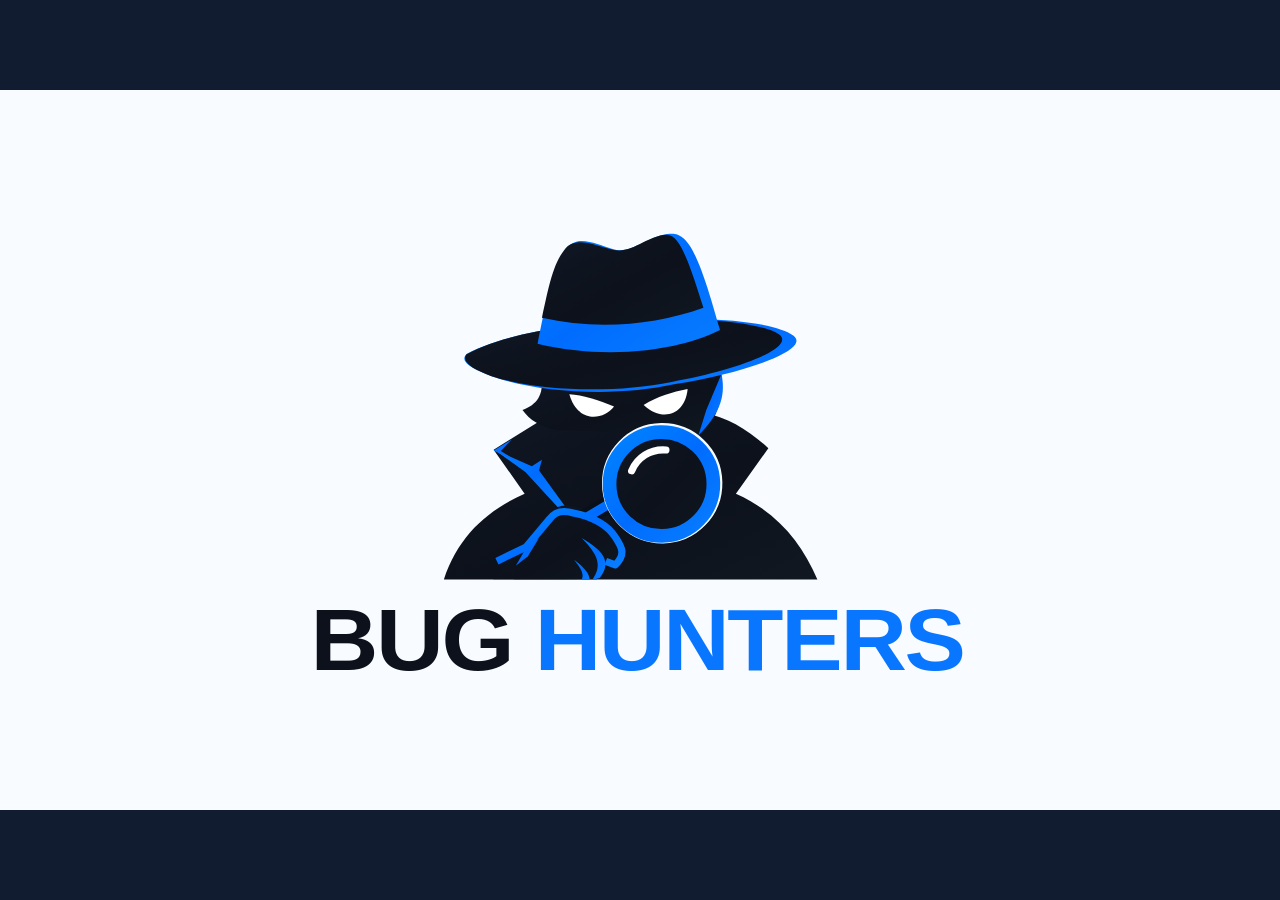
<file: index.html>
<!doctype html>
<html lang="pt-BR">
<head>
  <meta charset="utf-8">
  <meta name="viewport" content="width=device-width, initial-scale=1">
  <meta name="referrer" content="no-referrer">
  <meta name="theme-color" content="#f8fbff">
  <meta name="description" content="Restful Booker: 7 bugs de API, 16 variações reproduzidas no Postman. Evidências, requisitos e impactos em apresentação interativa.">
  <title>Restful Booker — Bugs da API | Bug Hunters</title>
  <link rel="icon" href="assets/favicon.svg" type="image/svg+xml">
  <link rel="stylesheet" href="styles.css">
  <link rel="stylesheet" href="report.css">
  <script src="data.js" defer></script>
  <script src="evidence-data.js" defer></script>
  <script src="cover-logo.js" defer></script>
  <script src="app.js" defer></script>
  <link rel="stylesheet" href="shared.css">
  <script src="assets/vendor/qrcode-generator-2.0.4.js" defer></script>
  <script src="shared-config.js" defer></script>
  <script src="shared.js" defer></script>
</head>
<body>
  <main class="presentation" id="presentation" aria-label="Apresentação Restful Booker">
    <header class="masthead"><a class="brandmark" href="#slide-1" aria-label="Bug Hunters — início"><img src="assets/bug-hunters-symbol.svg" alt=""><span>BUG<b>HUNTERS</b></span></a><div class="report-heading"><span>RESTFUL BOOKER</span><strong>Relatório de Bug</strong><small>Registro, evidência e análise de falhas</small></div><div class="report-meta"><a class="qa-badge front-mode-link" href="manual.html" aria-label="Mudar para documentação do Front em vídeo">Front · Vídeos ↗</a><span id="variation-label">Apresentação de resultados</span></div></header>
    <div id="slides" class="slides"></div>
    <footer class="controls">
      <div class="direction"><button id="previous" class="icon-button" aria-label="Slide anterior"></button><button id="next" class="icon-button" aria-label="Próximo slide"></button></div>
      <span id="counter" class="counter">01 / 12</span>
      <div class="progress" role="progressbar" aria-label="Progresso da apresentação" aria-valuemin="1" aria-valuemax="12" aria-valuenow="1"><span id="progress-fill"></span></div>
      <button id="open-index" class="text-button" aria-label="Abrir índice de slides"></button>
      <button id="fullscreen" class="icon-button" aria-label="Ativar tela cheia"></button>
    </footer>
    <span class="sr-only" id="announcement" role="status" aria-live="polite"></span>
    <noscript>Ative o JavaScript para navegar pelos slides. <a href="assets/relatorio-api.pdf">Abrir relatório em PDF</a>.</noscript>
  </main>
  <dialog id="index-dialog" aria-labelledby="index-title"><div class="dialog-heading"><div><h2 id="index-title">Escolha um slide.</h2><p>16 variações, organizadas por ocorrência.</p></div><button data-close="index-dialog" class="dialog-close" aria-label="Fechar índice">Fechar</button></div><label class="search-label" for="slide-search">Buscar por bug ou cenário</label><input id="slide-search" type="search" placeholder="Ex.: BUG-007 ou preço" autocomplete="off"><nav id="slide-index" aria-label="Índice da apresentação"></nav></dialog>
  <dialog id="image-dialog" class="image-dialog" aria-labelledby="image-title"><div class="dialog-heading"><h2 id="image-title">Evidência</h2><div class="image-actions"><button id="zoom-image">Ampliar 150%</button><a id="original-image" target="_blank" rel="noopener">Print completo</a><button data-close="image-dialog" class="dialog-close" aria-label="Fechar evidência">Fechar</button></div></div><div id="image-scroll" class="image-scroll"><img id="large-image" alt=""></div></dialog>
<dialog id="variants-dialog" aria-labelledby="variants-title"><div class="dialog-heading"><div><h2 id="variants-title">Variações do bug</h2><p>Selecione uma evidência para mostrá-la no mesmo slide.</p></div><button data-close="variants-dialog" class="dialog-close" aria-label="Fechar variações">Fechar</button></div><div id="variants-list"></div></dialog>
</body>
</html>
</file>
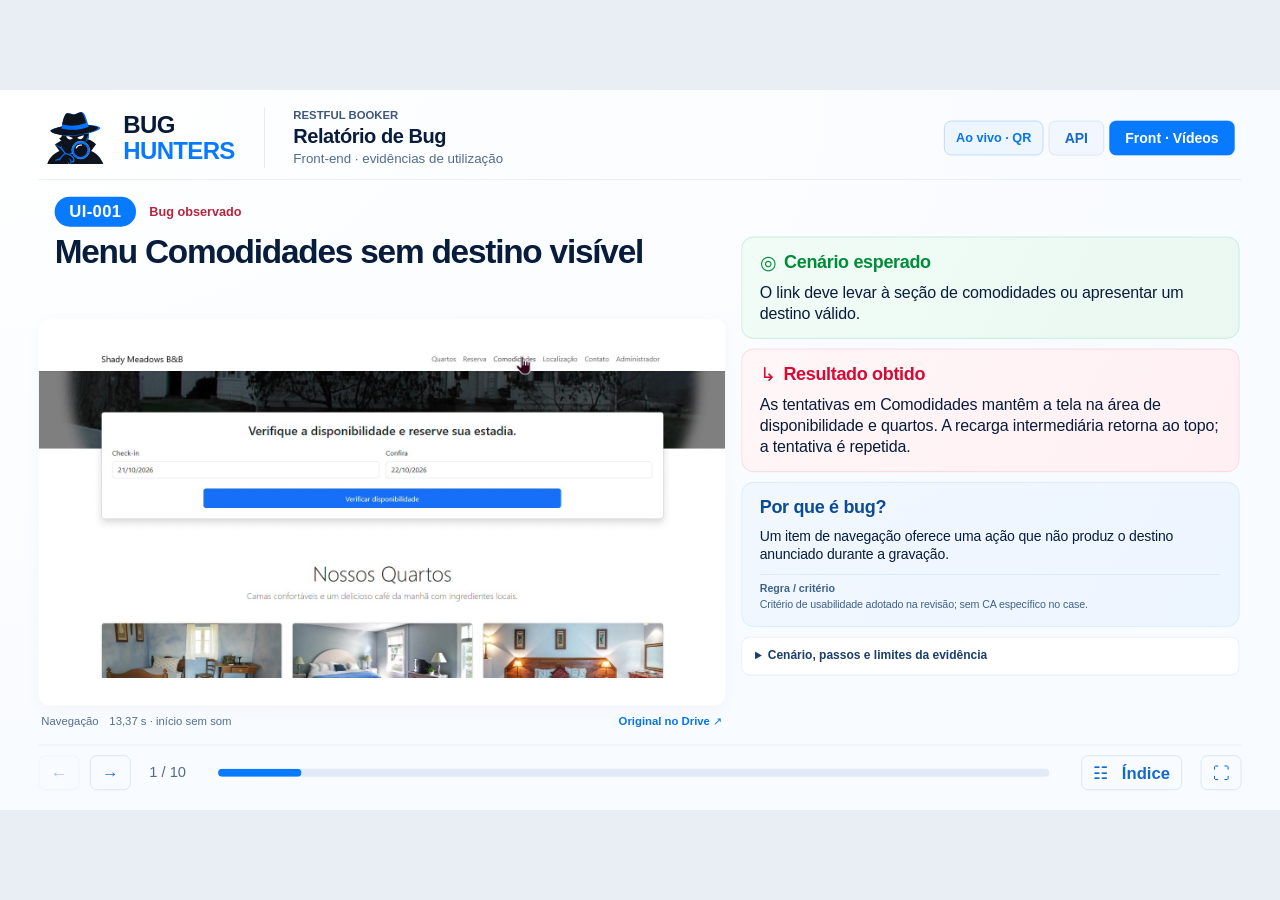
<file: manual.html>
<!doctype html>
<html lang="pt-BR">
<head>
  <meta charset="utf-8">
  <meta name="viewport" content="width=device-width,initial-scale=1">
  <meta name="referrer" content="no-referrer">
  <meta name="theme-color" content="#f8fbff">
  <meta name="description" content="Evidências de utilização do Restful Booker: 10 vídeos revisados, cenários, resultados e análise dos bugs de interface.">
  <title>Evidências em vídeo | Bug Hunters</title>
  <link rel="icon" href="assets/favicon.svg" type="image/svg+xml">
  <link rel="stylesheet" href="manual.css">
  <script src="manual.js" defer></script>
  <link rel="stylesheet" href="shared.css">
  <script src="assets/vendor/qrcode-generator-2.0.4.js" defer></script>
  <script src="shared-config.js" defer></script>
  <script src="shared.js" defer></script>
</head>
<body>
<div class="frontend-canvas" id="frontend-canvas">
  <header class="masthead">
    <a class="brand" href="index.html#slide-1" aria-label="Bug Hunters — apresentação"><img src="assets/bug-hunters-symbol.svg" alt=""><span>BUG<b>HUNTERS</b></span></a>
    <div class="heading"><span>RESTFUL BOOKER</span><strong>Relatório de Bug</strong><small>Front-end · evidências de utilização</small></div>
    <nav class="header-actions" aria-label="Modo de documentação"><a class="button api-link" href="index.html#slide-3">API</a><span class="button active-mode" aria-current="page">Front · Vídeos</span></nav>
  </header>
  <main>
    <section class="workspace" aria-label="Evidência selecionada">
      <div class="media-column">
        <div class="case-heading"><div><span id="case-id" class="id-tag"></span><span id="case-status" class="status"></span></div><h2 id="case-title"></h2></div>
        <div class="video-stage"><video id="evidence-video" tabindex="0" autoplay loop muted playsinline preload="auto" aria-label="Gravação de utilização selecionada"></video></div>
        <div class="video-meta"><span id="case-area"></span><span id="duration"></span><a id="source-link" target="_blank" rel="noopener">Original no Drive ↗</a></div>

      </div>
      <aside class="analysis" aria-label="Cenário e análise">
        <article class="box expected"><h3><span aria-hidden="true">◎</span> Cenário esperado</h3><p id="expected"></p></article>
        <article class="box obtained"><h3><span aria-hidden="true">↳</span> Resultado obtido</h3><p id="obtained"></p></article>
        <article class="box explanation"><h3 id="why-title">Por que é bug?</h3><p id="why"></p><div class="rule"><strong>Regra / critério</strong><p id="rule"></p></div></article>
        <details class="details" id="execution"><summary>Cenário, passos e limites da evidência</summary><ol id="steps"></ol><h4>O que ainda precisa ser confirmado</h4><p id="limit"></p><p id="severity"></p></details>
      </aside>
    </section>
    <p class="sr-only" id="announcement" role="status" aria-live="polite"></p>
    <noscript>Ative JavaScript para abrir os vídeos. <a href="EVIDENCIAS-UTILIZACAO.md">Ler documentação</a>.</noscript>
  </main>
<footer class="case-navigation"><div class="directions"><button id="previous" class="button" aria-label="Evidência anterior">←</button><button id="next" class="button" aria-label="Próxima evidência">→</button></div><span id="counter"></span><div class="nav-progress" role="progressbar" aria-label="Progresso das evidências" aria-valuemin="1"><span id="front-progress"></span></div><button id="open-front-index" class="button">☷ &nbsp; Índice</button><button id="front-fullscreen" class="button" aria-label="Ativar tela cheia">⛶</button></footer>
</div>
<dialog id="front-index" aria-labelledby="front-index-title"><div class="index-top"><h2 id="front-index-title">Evidências do Front</h2><button class="button" id="close-front-index">Fechar</button></div>    <section class="overview" aria-label="Resultado da revisão">
      <div><p class="eyebrow">AÇÃO, RESULTADO E CONTEXTO</p><h1>A evidência em movimento<span>.</span></h1></div>
      <div class="metrics"><div><b>10</b><span>vídeos revisados</span></div><div><b>4</b><span>bugs observados</span></div><div><b>5</b><span>em análise</span></div><div><b>1</b><span>controle visual</span></div></div>
    </section>
    <div class="filter-row"><div class="filters" role="group" aria-label="Filtrar evidências"><button data-filter="all" aria-pressed="true">Todos os vídeos (10)</button><button data-filter="bug" aria-pressed="false">Bugs observados (4)</button><button data-filter="inconclusivo" aria-pressed="false">Em análise (5)</button><button data-filter="controle" aria-pressed="false">Controle (1)</button></div><span class="review-note">Gravações integrais · legendas descritivas opcionais</span></div>
    <section class="library" aria-label="Índice dos vídeos"><div class="library-heading"><h2>Escolha uma evidência</h2><a href="EVIDENCIAS-UTILIZACAO.md" download>Baixar documentação completa ↓</a></div><nav id="evidence-list" aria-label="Vídeos disponíveis"></nav></section>
    <footer class="scope"><p><strong>Escopo da revisão.</strong> Interface pública e administrativa, distinta da API dos slides anteriores. Datas de 21/10/2026 inferidas dos nomes dos arquivos; versão da aplicação não informada. A revisão documenta o que as gravações mostram, sem nova execução no sistema.</p><p>Os critérios de navegação e unicidade são critérios de revisão declarados. As ocorrências em análise não entram na contagem de bugs. A exclusão mostrada é de quarto, não de reserva; a tela de login no fim de um vídeo não comprova falha de autenticação.</p><a href="manual-data.json" download>Dados e rastreabilidade (JSON) ↓</a></footer>
</dialog>
</body>
</html>
</file>
<file: styles.css>
:root{--bg:#f4f5f2;--ink:#1c241d;--green:#59aa38;--green-ink:#2d7224;--green-wash:#eff6eb;--red:#b8443b;--red-wash:#fff0ed;--blue:#315f85;--blue-wash:#edf4fa;--line:#d7dfd3;--muted:#647064;--radius:20px;--ease:cubic-bezier(.22,.75,.18,1)}
*{box-sizing:border-box}html,body{margin:0;width:100%;height:100%;overflow:hidden}body{background:#151d17;color:var(--ink);font-family:"Segoe UI",Arial,sans-serif;-webkit-font-smoothing:antialiased}button,a,input{-webkit-tap-highlight-color:transparent}button,input{font:inherit}button,a{touch-action:manipulation}button{cursor:pointer;color:inherit}button:disabled{cursor:default;opacity:.25}button:focus-visible,a:focus-visible,input:focus-visible{outline:4px solid var(--blue);outline-offset:6px}button{border:0}a{color:inherit;text-decoration:none}.presentation{position:fixed;left:50%;top:50%;width:1920px;height:1080px;background:var(--bg);transform:translate(-50%,-50%) scale(var(--scale,1));transform-origin:center;overflow:hidden}.masthead{position:absolute;top:54px;left:78px;right:78px;height:62px;display:flex;align-items:flex-start;justify-content:space-between;border-bottom:1px solid var(--line);z-index:3}.brand{font-size:31px;font-weight:750;letter-spacing:-1.1px}.brand span{color:var(--green-ink)}.team{font-size:28px;letter-spacing:-.5px}.slides{position:absolute;inset:145px 78px 122px}.slide{position:absolute;inset:0;visibility:hidden;opacity:0;transform:translateX(34px);transition:opacity .48s var(--ease),transform .55s var(--ease),visibility 0s .55s;pointer-events:none}.slide.is-active{visibility:visible;opacity:1;transform:translateX(0);transition-delay:0s;pointer-events:auto}.slide.is-before{transform:translateX(-34px)}.slide.is-active [data-reveal]{animation:enter .65s var(--ease) both;animation-delay:calc(var(--order,0)*65ms)}@keyframes enter{from{opacity:0;transform:translateY(22px)}to{opacity:1;transform:translateY(0)}}h1,h2,h3,p{margin:0}h2{font-size:65px;line-height:1.08;letter-spacing:-2.5px;font-weight:750}h3{font-size:28px;line-height:1.2;letter-spacing:-.4px}.controls{position:absolute;left:78px;right:78px;bottom:30px;height:66px;border-top:1px solid var(--line);display:flex;align-items:center;gap:30px;padding-top:13px}.direction{display:flex;gap:10px}.icon-button{width:54px;height:46px;background:transparent;display:grid;place-items:center;border-radius:9px}.icon-button:hover,.text-button:hover{background:#e5ebdf}.icon-button svg,.text-button svg{width:28px;height:28px;stroke:currentColor;fill:none;stroke-width:1.8;stroke-linecap:round;stroke-linejoin:round}.counter{font-size:23px;font-variant-numeric:tabular-nums;white-space:nowrap}.progress{height:6px;background:#dde2dc;flex:1;border-radius:4px;overflow:hidden;margin:0 24px 0 2px}.progress span{display:block;width:2.777%;height:100%;background:var(--green);transition:width .45s var(--ease)}.text-button{background:transparent;padding:12px 16px;display:flex;align-items:center;gap:11px;border-radius:10px;font-size:24px}.sr-only{position:absolute;width:1px;height:1px;padding:0;margin:-1px;overflow:hidden;clip:rect(0,0,0,0);white-space:nowrap;border:0}.cover{display:grid;grid-template-columns:1fr 520px;gap:62px;align-items:center;padding:20px 0 30px}.cover-copy{align-self:center}.cover h1{font-size:139px;line-height:1.03;letter-spacing:-7px;font-weight:800;white-space:nowrap}.cover h1 em{font-style:normal;color:var(--green)}.cover h2{font-size:74px;line-height:1.08;letter-spacing:-3.3px;color:var(--green-ink);margin-top:28px;white-space:nowrap}.cover .date{font-size:31px;margin-top:39px;letter-spacing:-.4px}.start{display:inline-flex;align-items:center;justify-content:space-between;gap:58px;background:var(--green);color:#fff;border-radius:12px;padding:25px 31px;font-size:28px;font-weight:650;margin-top:67px}.start:hover{background:#478e2e}.start svg{width:35px;height:35px;fill:none;stroke:currentColor;stroke-width:1.8}.key-hint{font-size:22px;color:var(--muted);margin-top:17px}.metrics{border-left:1px solid #86b874;padding-left:61px}.metric+.metric{border-top:1px solid #86b874;margin-top:31px;padding-top:25px}.metric strong{display:block;font-size:174px;font-weight:800;line-height:1;letter-spacing:-9px;color:var(--green-ink)}.metric span{display:block;font-size:34px;font-weight:650;line-height:1.25;margin-top:15px;letter-spacing:-.8px}.overview h2,.blocked h2,.closing h2{margin-bottom:24px}.overview .lede{font-size:29px;color:var(--muted);margin-bottom:30px}.summary-table{width:100%;border-collapse:collapse;font-size:28px}.summary-table th{text-align:left;font-weight:650;color:var(--green-ink);font-size:22px;padding:14px 22px;border-bottom:2px solid var(--line)}.summary-table td{padding:19px 22px;border-bottom:1px solid var(--line)}.summary-table td:first-child{font-weight:700;width:190px}.summary-table td:nth-child(3){width:160px;text-align:center}.summary-table td:last-child{font-family:Consolas,monospace;width:180px;font-size:25px}.summary-table tbody tr{cursor:pointer}.summary-table tbody tr:hover{background:#e8efdf}.overview-note{font-size:22px;color:var(--muted);margin-top:24px}.case-title{display:flex;justify-content:space-between;align-items:center;gap:20px;height:84px;margin-bottom:25px}.case-title h2{font-size:59px;letter-spacing:-2px}.case-title .case-number{font-size:23px;color:var(--muted);white-space:nowrap}.evidence-grid{height:532px;display:grid;grid-template-columns:1.65fr 1fr;gap:26px}.evidence-frame{position:relative;border:1px solid #cbd6c5;background:white;border-radius:var(--radius);overflow:hidden;display:grid;place-items:center}.evidence-frame img{width:100%;height:100%;object-fit:contain;display:block}.evidence-frame .enlarge{position:absolute;bottom:14px;right:16px;background:white;color:var(--ink);box-shadow:0 2px 14px #1c241d12;border:1px solid var(--line);padding:11px 17px;border-radius:10px;font-size:21px}.result-stack{display:grid;grid-template-rows:1fr 1.12fr;gap:22px}.result{padding:28px 30px;border:1px solid #b9d4ad;border-radius:var(--radius);background:var(--green-wash)}.result.expected h3{color:var(--green-ink)}.result.obtained{background:var(--red-wash);border-color:#e7beb6}.result.obtained h3{color:var(--red)}.result p{font-size:28px;line-height:1.34;margin-top:20px;letter-spacing:-.2px}.why-strip{margin-top:25px;background:var(--blue-wash);border:1px solid #c5d8e7;border-radius:var(--radius);padding:18px 27px;display:grid;grid-template-columns:210px 1.1fr 1.2fr;gap:25px;min-height:132px}.why-strip h3{font-size:24px;color:var(--blue)}.why-strip p{font-size:22px;line-height:1.3;margin-top:9px}.why-strip .strip-title{grid-column:1/-1;font-size:23px;font-weight:700;color:var(--blue);margin-bottom:-13px}.why-strip .rule p{font-size:23px}.analysis-grid{display:grid;grid-template-columns:.9fr 1.25fr;gap:30px;margin-top:33px}.gherkin{background:#fff;border:1px solid var(--line);border-radius:var(--radius);padding:32px}.gherkin h3{color:var(--green-ink);font-size:27px;padding-bottom:24px;border-bottom:1px solid var(--line)}.gherkin-line{display:grid;grid-template-columns:95px 1fr;gap:16px;margin-top:36px}.gherkin-line b{font-size:20px;color:var(--green-ink);padding-top:6px}.gherkin-line p{font-size:31px;line-height:1.4;letter-spacing:-.5px}.reason-stack{display:grid;gap:23px}.reason{border-left:5px solid var(--blue);padding:19px 25px;background:var(--blue-wash);border-radius:0 16px 16px 0}.reason h3{font-size:24px;color:var(--blue);margin-bottom:13px}.reason p{font-size:29px;line-height:1.4;letter-spacing:-.2px}.reason.rule p{font-size:28px}.analysis-foot{margin-top:30px;font-size:21px;color:var(--muted)}.blocked-grid{display:grid;grid-template-columns:1.2fr 1fr;gap:38px;margin-top:35px}.blocked-grid .evidence-frame{height:545px}.blocked-note{font-size:29px;line-height:1.42;margin-top:20px}.blocked-note strong{color:var(--blue)}.status-neutral{padding:20px 25px;background:var(--blue-wash);border-left:5px solid var(--blue);font-size:26px;color:var(--blue);margin-top:30px}.blocked-footer{font-size:23px;color:var(--muted);margin-top:30px;line-height:1.4}.closing{display:flex;flex-direction:column;justify-content:center}.closing h2{font-size:103px;letter-spacing:-5px;max-width:1550px;line-height:1.06}.closing h2 span{color:var(--green-ink)}.closing-list{display:flex;margin-top:52px;gap:45px}.closing-list article{flex:1;border-top:2px solid var(--green);padding-top:20px}.closing-list h3{color:var(--green-ink);font-size:30px}.closing-list p{font-size:27px;line-height:1.4;margin-top:15px}.closing-actions{display:flex;gap:20px;margin-top:54px}.secondary-button{display:inline-flex;align-items:center;gap:16px;padding:19px 25px;border:1px solid var(--line);background:white;border-radius:10px;font-size:25px}.secondary-button:hover{border-color:var(--green)}dialog{border:1px solid var(--line);border-radius:22px;padding:34px;color:var(--ink);background:var(--bg);width:min(1100px,calc(100vw - 32px));max-height:calc(100dvh - 40px);overflow:auto;box-shadow:0 24px 100px #0003}dialog::backdrop{background:#111b15b8;backdrop-filter:blur(7px)}.dialog-heading{display:flex;align-items:flex-start;justify-content:space-between;gap:24px;margin-bottom:27px}.dialog-heading h2{font-size:35px;letter-spacing:-1.2px}.dialog-heading p{font-size:17px;color:var(--muted);margin-top:8px}.dialog-close,.image-actions button,.image-actions a{font-size:15px;background:white;border:1px solid var(--line);padding:11px 17px;border-radius:8px;white-space:nowrap}.search-label{display:block;font-size:14px;font-weight:650;margin-bottom:9px}#slide-search{width:100%;border:1px solid #aab9a3;border-radius:10px;padding:13px 16px;font-size:18px;background:white;margin-bottom:19px}#slide-index{display:grid;grid-template-columns:1fr 1fr;gap:11px}.index-entry{display:flex;align-items:center;justify-content:space-between;gap:18px;background:white;border:1px solid var(--line);padding:15px;border-radius:10px}.index-entry strong{display:block;font-size:17px}.index-entry small{font-size:13px;color:var(--muted);display:block;margin-top:5px}.index-entry button{font-size:14px;padding:9px 10px;border-radius:7px;background:var(--green-wash);white-space:nowrap}.index-entry button:hover{background:#dcebcf}.index-entry .index-links{display:flex;gap:7px}.index-entry.is-current{border-color:var(--green)}.empty-index{padding:20px;color:var(--muted);grid-column:1/-1}.image-dialog{width:calc(100vw - 40px);max-width:1700px;overflow:hidden}.image-dialog .dialog-heading{align-items:center;margin-bottom:18px}.image-dialog h2{font-size:26px}.image-actions{display:flex;gap:9px}.image-scroll{height:calc(100dvh - 170px);overflow:auto;background:#e5eae2;border-radius:10px;text-align:center}.image-scroll img{display:block;max-width:100%;height:100%;object-fit:contain;margin:0 auto}.image-scroll.is-zoomed img{max-width:none;width:150%;height:auto;object-fit:initial}.no-scroll{overflow:hidden}
@media(max-width:650px){dialog{padding:20px}#slide-index{grid-template-columns:1fr}.dialog-heading h2{font-size:27px}.image-dialog .dialog-heading{align-items:flex-start;flex-direction:column;gap:12px}.image-actions{flex-wrap:wrap}.image-scroll{height:calc(100dvh - 210px)}.image-dialog{width:calc(100vw - 16px)}}
@media(prefers-reduced-motion:reduce){*,*::before,*::after{animation:none!important;transition:none!important;scroll-behavior:auto!important}}
@media print{@page{size:1920px 1080px;margin:0}html,body{height:auto;overflow:visible;background:var(--bg)}.presentation{position:static;transform:none!important;height:auto;overflow:visible}.masthead,.controls{display:none}.slides{position:static}.slide{position:relative;visibility:visible!important;opacity:1!important;transform:none!important;width:1920px;height:1080px;padding:70px 78px;break-after:page;pointer-events:auto}.slide [data-reveal]{opacity:1;animation:none!important}.slide.cover{display:grid}dialog{display:none!important}.enlarge,.closing-actions{display:none!important}.case-title{margin-top:20px}.why-strip{margin-top:25px}}

.evidence-frame{margin:0;height:100%;min-width:0}.why-strip .rule p{font-size:21px}.why-strip{grid-template-columns:300px 1fr 1.1fr}.case-title h2{max-width:1450px}.result p{font-size:27px}.analysis .case-number{max-width:900px;white-space:normal;text-align:right}

.evidence-frame img{position:absolute;inset:0;max-height:100%;min-height:0;object-fit:contain}.evidence-frame .enlarge{z-index:1}
</file>
<file: report.css>
/* Design tokens and composition derived from the supplied Bug Hunters report. */
:root{--bg:#f8fbff;--ink:#07152f;--green:#087aff;--green-ink:#0876ff;--green-wash:#eef6ff;--line:#e0eaf7;--muted:#40567b;--blue:#0876ff;--blue-wash:#f0f7ff;--red:#e50024;--red-wash:#fff1f3}
body{background:#111c30}.presentation{background:radial-gradient(ellipse at 72% 40%,#fff 0%,#f8fbff 80%)}
.masthead{top:29px;left:58px;right:58px;height:106px;align-items:flex-start;justify-content:initial;gap:42px}
.brandmark{width:312px;height:86px;display:flex;align-items:center;gap:16px;flex-shrink:0}.brandmark img{width:109px;height:86px;object-fit:contain}.brandmark span{font-size:36px;font-weight:900;line-height:.95;letter-spacing:-1.3px}.brandmark b{display:block;color:#087aff;font-size:36px;margin-top:2px}
.report-heading{border-left:1px solid #d4e1f2;padding-left:43px;display:flex;flex-direction:column;gap:5px;height:83px;justify-content:center}.report-heading>span{font-size:17px;font-weight:600;color:#38517b}.report-heading strong{font-size:30px;line-height:1.12;letter-spacing:-.7px}.report-heading small{font-size:20px;color:#536b92;margin-top:1px}.report-meta{margin-left:auto;display:flex;align-items:center;gap:26px;height:85px;font-size:20px;color:#293f65;white-space:nowrap}.qa-badge{display:grid;place-items:center;width:72px;height:52px;border:1px solid #97c6ff;background:#e9f4ff;border-radius:13px;font-size:20px;font-weight:700;color:#0876ff}
.slides{inset:160px 58px 122px}.controls{left:58px;right:58px;bottom:26px;height:72px;gap:27px;padding-top:13px}.controls .icon-button{background:#ffffff90;border:1px solid #d7e4f6;width:60px;height:58px;border-radius:13px}.direction{gap:24px}.controls .text-button{border:1px solid #dbe7f7;background:#f3f8ff;height:58px;min-width:153px;justify-content:center;border-radius:13px}.counter{margin:0 7px;font-size:22px}.progress{height:13px;margin-left:10px;margin-right:126px;background:#e4ebf6;border-radius:12px}.progress span{background:#087aff;border-radius:12px}.icon-button:hover,.text-button:hover{background:#e9f3ff}.cover .metrics,.metric+.metric{border-color:#b2d3ff}.summary-table tbody tr:hover{background:#edf5ff}.start:hover{background:#0066e7}
.bug-layout{height:100%;display:grid;grid-template-columns:minmax(0,1.372fr) minmax(0,1fr);gap:24px}.bug-left{min-width:0;display:flex;flex-direction:column;gap:20px;height:100%}.bug-heading{height:164px;flex-shrink:0;padding:0 8px 0 24px}.bug-badge{display:inline-block;border-radius:26px;padding:8px 23px;background:#087aff;color:white;font-size:25px;font-weight:700;line-height:1.15;letter-spacing:-.3px}.bug-heading h2{font-size:67px;line-height:1.04;letter-spacing:-2.3px;margin-top:12px;font-weight:780}.bug-heading p{font-size:26px;line-height:1.32;color:#354f79;margin-top:9px;letter-spacing:-.1px}.bug-evidence{min-height:0;flex:1}.bug-right{padding-top:60px;display:grid;grid-template-rows:212px 232px minmax(0,1fr);gap:20px;height:100%;min-width:0}
.evidence .result{padding:27px 29px;display:grid;grid-template-columns:48px minmax(0,1fr);gap:22px;border-radius:20px;min-width:0}.evidence .result.expected{background:linear-gradient(115deg,#f1fbf5,#edf9f3);border-color:#a7e3c0}.evidence .result.obtained{background:linear-gradient(115deg,#fff3f4,#ffeff2);border-color:#ffb1be}.evidence .result h3{font-size:28px;font-weight:700;letter-spacing:-.5px;line-height:1.25;margin-top:5px}.evidence .result p{font-size:26px;line-height:1.35;margin-top:19px;letter-spacing:-.25px}.evidence .result.expected h3,.evidence .result.expected .result-icon{color:#009438}.evidence .result.obtained h3,.evidence .result.obtained .result-icon{color:#e50024}.result-icon{display:block;width:48px;height:48px}.result-icon svg{width:100%;height:100%;fill:none;stroke:currentColor;stroke-width:2.8;stroke-linecap:round;stroke-linejoin:round}
.evidence .why-strip{margin:0;padding:25px 12px 21px;min-height:0;display:grid;grid-template-columns:1fr 1.05fr 1.15fr;gap:0;background:linear-gradient(120deg,#f0f8ff,#edf6ff);border:1px solid #bfdcff;border-radius:20px}.evidence .why-strip>div{padding:2px 19px 0;min-width:0}.evidence .why-strip>div+div{border-left:1px solid #c9def8}.why-icon{display:block;width:36px;height:36px;color:#087aff;margin-bottom:17px}.why-icon svg{width:100%;height:100%;fill:none;stroke:currentColor;stroke-width:2.7;stroke-linecap:round;stroke-linejoin:round}.evidence .why-strip h3{font-size:21px;line-height:1.25;color:#091d3d;font-weight:750;letter-spacing:-.3px;white-space:nowrap}.evidence .why-strip p,.evidence .why-strip .rule p{font-size:19px;line-height:1.4;color:#38517b;margin-top:11px;letter-spacing:-.2px}
.api-panel{height:100%;background:linear-gradient(125deg,#fff,#fbfdff);border:1px solid #dfE9f6;border-radius:20px;box-shadow:0 10px 30px #193e6e04;padding:21px 20px;display:flex;flex-direction:column;min-height:0}.request-url{display:flex;align-items:stretch;gap:0;height:44px;flex-shrink:0;padding:0 7px}.method{display:grid;place-items:center;background:#fff2e5;color:#f06400;border:1px solid #ffdbb9;border-radius:10px 0 0 10px;padding:0 17px;font-size:20px;font-weight:700}.endpoint{min-width:0;flex:1;display:flex;align-items:center;background:#edf2f9;border:1px solid #d4e0ef;border-left:0;border-radius:0 10px 10px 0;font-size:19px;color:#334d78;padding:0 17px;letter-spacing:-.35px;white-space:nowrap}.view-evidence{margin-left:12px;border-radius:10px;background:#087aff;color:white;font-size:20px;font-weight:600;padding:0 17px;white-space:nowrap}.view-evidence:hover{background:#0069e8}.api-tabs{display:flex;align-items:center;gap:25px;height:53px;flex-shrink:0;padding:0 17px;color:#5a7097;font-size:20px}.tab-active{color:#087aff;font-weight:650;align-self:stretch;display:flex;align-items:center;border-bottom:3px solid #087aff;white-space:nowrap}.api-tabs .copy-button{margin-left:auto}.copy-button{width:41px;height:37px;border:1px solid #d5e2f2;border-radius:8px;background:#f0f5fc;display:grid;place-items:center;flex-shrink:0}.copy-button svg{width:25px;height:25px;fill:none;stroke:#38517b;stroke-width:1.6}.copy-button:hover{background:#e0efff}.copy-button.is-copied{background:#d5f5df;border-color:#78cb98}.code-window{margin:0;border:1px solid #24394f;border-radius:13px;background:linear-gradient(110deg,#061625,#172536);color:#eaf2ff;box-shadow:inset 0 1px 4px #0004;padding:14px 0;overflow:auto;scrollbar-width:thin;scrollbar-color:#44617f #112134;tab-size:2;font-family:Consolas,'Courier New',monospace;font-size:21px;line-height:25px;letter-spacing:-.3px;user-select:text}.request-code{flex:1;min-height:0}.code-line{display:grid;grid-template-columns:59px minmax(0,1fr);min-height:25px}.line-number{color:#607990;text-align:right;padding-right:20px;border-right:1px solid #314458;margin-right:14px;user-select:none}.code-text{white-space:pre}.token-key{color:#ff6574}.token-string{color:#42d5f8}.token-literal{color:#5bdbff}.response-bar{height:62px;display:flex;align-items:center;gap:16px;flex-shrink:0;padding:8px 6px 0 16px;font-size:20px;color:#60789f}.response-bar .tab-active{font-size:19px}.response-time{margin-left:auto;font-size:19px;white-space:nowrap}.http-status{border:1px solid;border-radius:10px;padding:8px 12px;font-size:18px;white-space:nowrap;letter-spacing:-.3px}.http-error{background:#ffecef;border-color:#ffc1cb;color:#de0022}.http-success{background:#e9f8f0;border-color:#a7e2bf;color:#008f3a}.response-code{height:68px;flex-shrink:0;padding-top:18px}.response-code.is-json{height:124px;padding:9px 0;font-size:19px;line-height:25px}.response-code .code-line{min-height:25px}.response-code .line-number{border:0}
.analysis .reason{border-color:#087aff;background:#eff7ff}.analysis .gherkin{border-color:#d9e6f6}.analysis .gherkin h3,.analysis .gherkin-line b{color:#0876ff}.analysis .analysis-foot{color:#5c7192}.blocked .status-neutral{background:#eff7ff}.image-dialog{background:#f8fbff}.index-entry button{background:#edf5ff}.index-entry button:hover{background:#dcecff}
.bug-layout{min-height:0;grid-template-rows:minmax(0,1fr)}.bug-left,.bug-right{min-height:0}.summary-table td{padding-top:16px;padding-bottom:16px}.api-tabs{height:49px}.request-code{padding:12px 0;line-height:24px}.request-code .code-line{min-height:24px}.evidence .why-strip{padding-top:22px;padding-bottom:20px}.why-icon{width:34px;height:34px;margin-bottom:14px}.evidence .why-strip p,.evidence .why-strip .rule p{font-size:18.5px;line-height:1.35}
.bug-heading h2{margin-top:6px}.bug-heading p{margin-top:7px}.evidence .why-strip p,.evidence .why-strip .rule p{font-size:19px;line-height:1.3}.why-icon{margin-bottom:17px}
.cover{grid-template-columns:1.35fr 1fr;gap:50px}.cover h1{font-size:122px;letter-spacing:-6px}.cover h2{font-size:62px;letter-spacing:-2.8px}.cover .date{font-size:27px}.cover-brand{display:flex;flex-direction:column;justify-content:center;align-items:center;align-self:center;min-width:0}.cover-logo-button{display:block;width:100%;padding:0;background:transparent;border:0;cursor:pointer;border-radius:18px}.cover-logo{display:block;width:100%;height:auto;overflow:visible}.cover-stats{display:flex;align-items:flex-start;justify-content:center;gap:35px;width:100%;margin-top:35px;padding-top:25px;border-top:1px solid #c8ddf8}.cover-stats>div{display:flex;align-items:center;gap:15px}.cover-stats>div+div{border-left:1px solid #c8ddf8;padding-left:35px}.cover-stats strong{font-size:65px;line-height:1;font-weight:800;color:#0876ff;letter-spacing:-2px}.cover-stats span{font-size:22px;line-height:1.3;max-width:180px;color:#263f66}.cover-logo-button:hover{background:#eaf4ff40}
.variation-panel{height:100%;padding:22px;border:1px solid #dce7f7;background:#fff;border-radius:20px;display:flex;flex-direction:column}.variation-panel-title{display:flex;justify-content:space-between;align-items:center;margin-bottom:18px;padding:0 4px;color:#19365b}.variation-panel-title h3{font-size:25px}.variation-panel-title>span{font-size:20px;color:#587296}.variation-list{background:linear-gradient(110deg,#071727,#172639);border-radius:14px;overflow:hidden;flex:1;display:flex;flex-direction:column;justify-content:center;padding:10px 17px}.variation-row{display:flex;align-items:center;gap:17px;padding:15px 4px;color:#eef5ff;min-height:77px}.variation-row+.variation-row{border-top:1px solid #2a3e56}.variation-number{font:20px Consolas,monospace;color:#7395b9;flex-shrink:0}.variation-description{min-width:0;flex:1}.variation-description h3{font-size:24px;line-height:1.2}.variation-description p{font-size:18px;line-height:1.35;color:#b6cbe2;margin-top:6px}.variation-http{font:700 20px Consolas,monospace;color:#68ddb1;padding:7px 10px;background:#183e3c;border-radius:8px}.variation-http.is-error{color:#ff8b9a;background:#492a37}.variation-row button{font-size:18px;white-space:nowrap;background:#163b66;color:#8cc8ff;border:1px solid #2b5583;border-radius:8px;padding:10px 12px}.variation-row button:hover{background:#24568b;color:white}.variation-footnote{font-size:18px;margin-top:16px;color:#597397}.grouped-bug .why-strip p{font-size:18px;line-height:1.28}
.print-panel{height:100%;display:flex;flex-direction:column;border:1px solid #dce7f7;border-radius:20px;background:white;overflow:hidden}.print-toolbar{height:66px;flex-shrink:0;display:flex;align-items:center;justify-content:space-between;gap:16px;padding:10px 20px;border-bottom:1px solid #e0eaf7;font-size:20px;color:#486488}.print-toolbar button{background:#087aff;color:white;font-weight:600;font-size:21px;padding:11px 18px;border-radius:10px}.print-toolbar button:hover{background:#0069e8}.print-panel .evidence-frame{flex:1;min-height:0;height:auto;border:0;border-radius:0}.print-panel .evidence-frame img{object-fit:contain}.print-panel .enlarge{font-size:19px}#variants-dialog{width:min(1280px,calc(100vw - 32px))}#variants-list{display:grid;grid-template-columns:1fr 1fr;gap:18px}.variant-card{padding:23px;background:white;border:1px solid #d5e4f6;border-radius:15px}.variant-card-heading{display:flex;gap:15px;justify-content:space-between;align-items:flex-start}.variant-card h3{font-size:23px;letter-spacing:-.5px}.variant-status{font:600 14px Consolas,monospace;padding:7px 9px;border-radius:7px;background:#edf5ff;color:#1769cc;white-space:nowrap}.variant-card p{font-size:17px;line-height:1.5;margin-top:17px;color:#355170}.variant-card p strong{display:block;color:#0a2445;margin-bottom:4px}.variant-card button{margin-top:22px;background:#087aff;color:white;font-size:16px;padding:12px 16px;border-radius:9px}.variant-card button:hover{background:#0069e8}@media(max-width:750px){#variants-list{grid-template-columns:1fr}.variant-card{padding:18px}.variant-card h3{font-size:21px}}
.intro{inset:-160px -58px -122px;display:grid;place-items:center;background:#f8fbff}.intro .intro-logo{width:1060px;background:transparent!important}.presentation.is-intro .masthead,.presentation.is-intro .controls{visibility:hidden;pointer-events:none}.intro-logo:focus-visible{outline:3px solid #9bcaff;outline-offset:15px}
@media print{.masthead{display:none}.bug-layout{height:830px}.bug-heading{height:164px}.controls{display:none}.copy-button,.view-evidence{display:none}.cover-logo *{animation:none!important;opacity:1!important;filter:none!important}.intro{inset:0}}
.variation-list:has(.variation-row:nth-child(6)) .variation-row{padding:9px 4px;min-height:68px}.variation-list:has(.variation-row:nth-child(6)) .variation-description h3{font-size:22px}.variation-list:has(.variation-row:nth-child(6)) .variation-description p{font-size:17px;margin-top:3px}

.bug-heading-top{display:flex;align-items:center;justify-content:space-between;gap:20px}.variations-button{border:1px solid #bed8ff;background:#edf5ff;color:#087aff;font-size:21px;font-weight:650;padding:10px 18px;border-radius:11px}.variations-button:hover{background:#dcecff}.variations-button:focus-visible{outline:3px solid #087aff;outline-offset:3px}

.cover-ui-link{display:inline-block;margin-top:22px;font-size:24px;font-weight:600;color:#087aff}.cover-ui-link:hover{text-decoration:underline}.closing-actions{flex-wrap:wrap}

.report-meta a.qa-badge{width:94px}.report-meta a.qa-badge:hover{background:#d7eaff}

.report-meta a.front-mode-link{width:auto;padding:0 18px;font-size:20px}
</file>
<file: shared.css>
.shared-launch{font-family:Segoe UI,Arial,sans-serif;border:1px solid #a6caff;background:#edf5ff;color:#0876ec;border-radius:11px;font-size:19px;font-weight:650;padding:12px 17px;cursor:pointer;white-space:nowrap}.shared-launch:hover{background:#dcecff}.shared-launch[data-connected=true]{background:#eaf9ef;color:#08833e;border-color:#a4dab9}.shared-dialog{font-family:Segoe UI,Arial,sans-serif;width:min(630px,calc(100vw - 28px));max-height:calc(100dvh - 30px);overflow:auto;border:1px solid #cfdef2;border-radius:20px;background:#f8fbff;color:#0a2346;padding:27px;box-shadow:0 30px 100px #06224a55}.shared-dialog::backdrop{background:#061c3880;backdrop-filter:blur(6px)}.shared-dialog header{display:flex;align-items:center;justify-content:space-between;gap:12px;margin-bottom:18px}.shared-dialog h2{font-size:27px;letter-spacing:-.7px;line-height:1.1;margin:0}.shared-dialog p{font-size:16px;line-height:1.5;margin:13px 0;color:#3f5d82}.shared-dialog button,.shared-dialog a{font:600 16px Segoe UI,Arial,sans-serif;padding:11px 15px;border:1px solid #c8dafa;border-radius:9px;background:white;color:#0874e7;cursor:pointer;text-decoration:none}.shared-dialog .primary{background:#087aff;color:white;border-color:#087aff}.shared-dialog label{display:block;font-size:14px;font-weight:650;color:#315176;margin:20px 0 7px}.shared-dialog input{box-sizing:border-box;font:15px Segoe UI,Arial,sans-serif;width:100%;padding:13px;border:1px solid #bdcfe8;border-radius:9px;background:white;color:#173558}.shared-actions{display:flex;flex-wrap:wrap;gap:10px;margin:15px 0}.shared-join{border-top:1px solid #dce7f5;margin-top:22px;padding-top:5px}.shared-dialog .shared-status{font-size:14px;min-height:21px;color:#087b40}.shared-dialog .shared-status[data-error=true]{color:#c82b48}.shared-mobile-controls{display:none}.shared-mobile-controls button{min-height:54px;font-size:21px}.shared-mobile-controls #remote-next{background:#087aff;color:white}.shared-room-label{font:650 12px Consolas,monospace;color:#5b7495;display:block;margin-top:7px}.shared-dialog .remote-position{font-size:21px;color:#103767;font-weight:650}.shared-dialog button:disabled{opacity:.4;cursor:wait}.shared-dialog input:focus-visible,.shared-dialog button:focus-visible{outline:3px solid #087aff;outline-offset:3px}@media(max-width:750px){.shared-dialog{padding:22px}.shared-mobile-controls{display:grid;grid-template-columns:1fr 1fr;gap:10px}.shared-mobile-controls .remote-position{grid-column:1/-1;margin:0 0 5px}.shared-mobile-controls .remote-modes{display:flex;gap:8px;grid-column:1/-1}.shared-mobile-controls .remote-modes button{font-size:16px;flex:1}.shared-dialog h2{font-size:24px}}
.shared-mobile-launch{position:fixed;right:12px;bottom:12px;z-index:20;font-size:16px;box-shadow:0 5px 20px #13386625}

.shared-qr{text-align:center;background:white;border:1px solid #d6e5f8;border-radius:15px;padding:18px 12px;margin:16px 0}.shared-qr h3{font:700 19px Segoe UI,Arial,sans-serif;letter-spacing:-.3px;margin:0 0 12px;color:#153b70}.shared-qr canvas{display:block;width:min(280px,100%);height:auto;margin:0 auto;image-rendering:pixelated}.shared-qr p{font-size:14px;margin:10px 0 0}.shared-dialog{width:min(650px,calc(100vw - 28px))}@media(max-width:750px){.shared-qr{display:none}}
</file>
<file: manual.css>
:root{font-family:Inter,Segoe UI,Arial,sans-serif;color:#081c3b;background:#f8fbff;font-synthesis:none}*{box-sizing:border-box}body{margin:0;background:radial-gradient(ellipse at top left,#fff,#f8fbff 65%);min-height:100vh}button,a,video,summary{-webkit-tap-highlight-color:transparent}button,a{font:inherit}button,summary{cursor:pointer}a{color:#0674ee;text-decoration:none}button:focus-visible,a:focus-visible,summary:focus-visible,video:focus-visible{outline:3px solid #087aff;outline-offset:4px}button{border:0}button:disabled{opacity:.38;cursor:default}.masthead{margin:0 3.2%;padding:25px 8px;display:flex;align-items:center;gap:30px;border-bottom:1px solid #dfE9f6}.brand{display:flex;align-items:center;gap:20px;padding-right:35px;border-right:1px solid #d7e3f4;color:#071b39;font-size:27px;font-weight:850;line-height:1.04;letter-spacing:-1px}.brand img{width:76px;height:76px}.brand b{display:block;color:#087aff}.heading{display:grid;gap:7px}.heading>span{font-size:14px;color:#3e577c;letter-spacing:.6px;font-weight:650}.heading>strong{font-size:27px;letter-spacing:-.7px}.button{display:inline-flex;justify-content:center;align-items:center;gap:9px;border:1px solid #cbdcf3;border-radius:10px;background:#f2f7ff;color:#1569ce;padding:11px 17px;font-size:16px;font-weight:650;white-space:nowrap}.button:hover{background:#e5f0ff}.api-link{margin-left:auto}main{padding:0 3.2% 28px}.overview{display:flex;justify-content:space-between;align-items:center;gap:25px;padding:30px 8px 27px}.eyebrow{font-size:12px;letter-spacing:1.8px;font-weight:700;color:#557197;margin:0 0 9px}h1{font-size:clamp(25px,2.4vw,43px);letter-spacing:-1.6px;margin:0;line-height:1.1}h1 span{color:#087aff}.metrics{display:flex;gap:30px}.metrics>div{display:grid;gap:4px;min-width:90px}.metrics b{font-size:34px;color:#087aff;letter-spacing:-1px}.metrics span{font-size:13px;color:#526b8b}.filter-row{display:flex;justify-content:space-between;align-items:center;gap:18px;margin-bottom:25px}.filters{display:flex;flex-wrap:wrap;gap:7px}.filters button{border:1px solid #d8e5f7;border-radius:9px;background:white;color:#466183;padding:10px 15px;font-size:14px;font-weight:650}.filters button[aria-pressed=true]{background:#087aff;color:white;border-color:#087aff}.filters button:hover{box-shadow:0 3px 12px #087aff14}.review-note{color:#627898;font-size:13px}.workspace{display:grid;grid-template-columns:minmax(0,1.55fr) minmax(0,1fr);gap:27px;align-items:start}.media-column{min-width:0}.case-heading{padding:0 2px 18px}.case-heading>div{display:flex;align-items:center;gap:12px}.id-tag{font-size:14px;letter-spacing:.5px;font-weight:750;padding:7px 13px;border-radius:18px;color:white;background:#087aff}.status{font-size:13px;font-weight:650;color:#b6253e}.status[data-status=inconclusivo]{color:#906309}.status[data-status=controle]{color:#078240}.case-heading h2{font-size:clamp(25px,2vw,36px);line-height:1.15;letter-spacing:-1px;margin:12px 0 0}.video-stage{aspect-ratio:16/9;border-radius:16px;overflow:hidden;background:#07192b;border:1px solid #192f49;box-shadow:0 12px 35px #1029450a;display:flex;align-items:center;justify-content:center}.video-stage video{display:block;width:100%;height:100%;object-fit:contain}.video-meta{display:flex;align-items:center;gap:20px;font-size:13px;padding:13px 3px;color:#536d91}.video-meta a{margin-left:auto;font-weight:650}.timeline{padding:17px 20px;border:1px solid #dae7f7;border-radius:13px;background:white}.timeline h3{font-size:15px;margin:0 0 13px}.timeline h3 small{font-size:12px;margin-left:10px;font-weight:400;color:#7184a0}#chapters{display:grid;grid-template-columns:1fr 1fr;gap:8px}#chapters button{display:flex;align-items:flex-start;text-align:left;gap:9px;border-radius:8px;background:#f3f7fd;color:#3c587b;font-size:12px;line-height:1.4;padding:9px}#chapters button:hover{background:#e4f0ff}#chapters time{color:#087aff;font:650 12px Consolas,monospace;white-space:nowrap}.case-navigation{display:flex;justify-content:space-between;align-items:center;padding-top:17px}.case-navigation>span{font-size:14px;color:#536b8b}.analysis{display:grid;gap:14px;min-width:0;padding-top:2px}.box{padding:23px 26px;border:1px solid;border-radius:16px}.box h3{font-size:21px;letter-spacing:-.4px;margin:0 0 13px;display:flex;gap:12px;align-items:center}.box h3>span{font-size:29px;line-height:1}.box p{font-size:clamp(16px,1.2vw,22px);line-height:1.42;margin:0;letter-spacing:-.2px}.expected{background:linear-gradient(120deg,#f1fcf6,#eaf8f1);border-color:#afe6c9}.expected h3{color:#008d39}.obtained{background:linear-gradient(120deg,#fff6f7,#fff0f3);border-color:#ffc4d0}.obtained h3{color:#d70a33}.explanation{background:linear-gradient(120deg,#f0f7ff,#edf5ff);border-color:#cae2ff}.explanation h3{color:#0d4a96}.explanation>p{font-size:clamp(15px,1.05vw,19px)}.rule{border-top:1px solid #d1e3f9;margin-top:17px;padding-top:13px;color:#416287}.rule strong{font-size:13px;display:block;margin-bottom:5px}.rule p{font-size:13px;line-height:1.45}.details{border:1px solid #d9e5f5;border-radius:12px;background:white;padding:17px 21px;color:#456282;font-size:14px;line-height:1.55}.details summary{font-size:15px;font-weight:650;color:#1b3d6b}.details ol{padding-left:21px}.details h4{margin:17px 0 7px;color:#193c69}.details p{margin:7px 0}.library{margin-top:32px;border-top:1px solid #e0e9f6;padding-top:24px}.library-heading{display:flex;justify-content:space-between;align-items:center;gap:16px;margin-bottom:17px}.library h2{font-size:20px;margin:0;letter-spacing:-.4px}.library-heading a{font-size:14px}.library nav{display:grid;grid-template-columns:repeat(5,minmax(0,1fr));gap:12px}.evidence-card{display:flex;flex-direction:column;text-align:left;gap:9px;min-width:0;padding:0 0 15px;overflow:hidden;border:1px solid #dce7f6;border-radius:12px;background:white;color:#173356;transition:transform .18s,border-color .18s}.evidence-card:hover{transform:translateY(-3px);border-color:#78b4ff}.evidence-card[aria-current=true]{border:2px solid #087aff;background:#f0f7ff}.evidence-card img{width:100%;aspect-ratio:16/9;object-fit:contain;background:#0b1e32}.evidence-card span,.evidence-card strong{margin:0 12px}.evidence-card strong{font-size:14px;line-height:1.35}.evidence-card span{font-size:11px;color:#607897}.scope{font-size:12px;line-height:1.65;color:#657c99;padding:23px 0 0;max-width:1150px}.scope p{margin:7px 0}.sr-only{position:absolute;width:1px;height:1px;padding:0;margin:-1px;overflow:hidden;clip:rect(0,0,0,0);white-space:nowrap;border:0}.is-switching .box,.is-switching .case-heading{animation:enter .3s ease both}@keyframes enter{from{opacity:.3;transform:translateY(7px)}to{opacity:1;transform:none}}@media(min-width:1700px){.box{padding:26px 30px}.box h3{font-size:25px}.timeline{padding:19px 23px}#chapters button{font-size:14px}#chapters time{font-size:14px}.video-meta{font-size:15px}.case-heading{padding-bottom:20px}.heading strong{font-size:30px}}@media(max-width:1100px){.masthead{gap:18px;padding:18px 0}.brand{font-size:22px;padding-right:18px;gap:10px}.brand img{width:57px;height:57px}.heading>strong{font-size:22px}.heading>span{font-size:11px}.overview{align-items:start}.metrics{gap:17px}.metrics>div{min-width:60px}.metrics b{font-size:28px}.metrics span{font-size:11px}.workspace{grid-template-columns:1.3fr 1fr;gap:18px}.box{padding:18px}.box h3{font-size:18px}.review-note{display:none}.library nav{grid-template-columns:repeat(3,minmax(0,1fr))}}@media(max-width:760px){main{padding:0 18px 24px}.masthead{margin:0 18px;flex-wrap:wrap;gap:13px}.brand{border:0;padding:0}.brand img{width:47px;height:47px}.brand span{font-size:20px}.heading{margin-left:auto;text-align:right;max-width:55%}.heading>strong{font-size:17px}.api-link{padding:8px 11px;font-size:12px;margin-left:0;width:100%}.overview{display:block;padding:25px 0 20px}h1{font-size:29px}.metrics{margin-top:20px;justify-content:space-between;gap:8px}.metrics b{font-size:27px}.metrics span{font-size:10px}.filters button{font-size:12px;padding:9px 10px}.filter-row{margin-bottom:22px}.workspace{grid-template-columns:1fr;gap:24px}.case-heading h2{font-size:27px}.video-stage{border-radius:11px}.video-meta{gap:11px;font-size:11px}#chapters{grid-template-columns:1fr}.timeline h3 small{display:block;margin:5px 0 0}.box{padding:21px}.box h3{font-size:21px}.box p{font-size:17px}.rule p{font-size:13px}.explanation>p{font-size:16px}.library-heading{align-items:start;flex-direction:column;gap:10px}.library nav{grid-template-columns:repeat(2,minmax(0,1fr));gap:10px}.evidence-card strong{font-size:12px}.case-navigation .button{font-size:13px;padding:10px 14px}}@media(prefers-reduced-motion:reduce){*,*::before,*::after{animation:none!important;transition:none!important;scroll-behavior:auto!important}}
.header-actions{display:flex;gap:10px;margin-left:auto}.header-actions .api-link{margin-left:0}.presenting .overview,.presenting .filter-row,.presenting .library,.presenting .scope{display:none}.presenting .masthead{padding-top:15px;padding-bottom:15px}.presenting main{padding-top:20px}.presenting .brand img{width:55px;height:55px}.presenting .heading strong{font-size:25px}@media(min-width:1000px){.presenting .workspace{height:calc(100dvh - 130px)}.presenting .media-column{height:100%;display:flex;flex-direction:column;min-height:0}.presenting .video-stage{flex:1;aspect-ratio:auto;min-height:0}.presenting .case-heading,.presenting .timeline,.presenting .case-navigation,.presenting .video-meta{flex-shrink:0}.presenting .analysis{max-height:100%;overflow-y:auto;padding:2px 3px 5px}.presenting .case-heading h2{font-size:32px}}@media(max-width:760px){.header-actions{width:100%;margin:0;display:grid;grid-template-columns:1fr 1fr}.header-actions .button{font-size:11px;padding:9px 5px}.header-actions .api-link{width:auto}}
.frontend-canvas{position:fixed;left:50%;top:50%;width:1920px;height:1080px;transform:translate(-50%,-50%) scale(var(--front-scale,1));transform-origin:center;background:radial-gradient(ellipse at top left,#fff,#f8fbff 65%);overflow:hidden}html,body{height:100%;width:100%;overflow:hidden;background:#e9eef5}.frontend-canvas>.masthead{position:absolute;top:29px;left:58px;right:58px;margin:0;height:106px;padding:0 10px 20px;gap:43px;flex-wrap:nowrap}.frontend-canvas .brand{font-size:36px;gap:26px;padding-right:44px;border-right:1px solid #d4e1f2}.frontend-canvas .brand img{width:91px;height:91px}.frontend-canvas .heading{gap:5px;text-align:left;max-width:none;margin:0}.frontend-canvas .heading>span{font-size:17px;letter-spacing:0}.frontend-canvas .heading strong{font-size:30px;letter-spacing:-.7px}.frontend-canvas .heading small{font-size:20px;color:#536b92}.frontend-canvas .header-actions{display:flex;width:auto;margin-left:auto;gap:8px}.frontend-canvas .header-actions .button{font-size:21px;padding:13px 23px;width:auto}.active-mode{background:#087aff;color:white;border-color:#087aff}.frontend-canvas>main{position:absolute;inset:160px 58px 122px;padding:0}.frontend-canvas .workspace{height:100%;display:grid;grid-template-columns:minmax(0,1.372fr) minmax(0,1fr);gap:24px}.frontend-canvas .media-column{height:100%;min-height:0;display:flex;flex-direction:column}.frontend-canvas .case-heading{height:184px;padding:0 8px 16px 24px;flex-shrink:0}.frontend-canvas .case-heading h2{font-size:50px;letter-spacing:-1.8px;margin-top:12px;line-height:1.06}.frontend-canvas .id-tag{font-size:25px;padding:8px 22px;border-radius:26px}.frontend-canvas .status{font-size:19px}.frontend-canvas .case-heading>div{gap:20px}.frontend-canvas .video-stage{flex:1;min-height:0;aspect-ratio:auto;border:1px solid #d5e3f5;background:#07192b;border-radius:17px}.frontend-canvas .video-meta{flex-shrink:0;font-size:17px;padding:12px 4px;gap:16px}.frontend-canvas .timeline{flex-shrink:0;padding:14px 18px;border-radius:14px}.frontend-canvas .timeline h3{font-size:18px;margin-bottom:10px}.frontend-canvas .timeline h3 small{display:inline;margin-left:12px;font-size:14px}.frontend-canvas #chapters{grid-template-columns:1fr 1fr;gap:7px}.frontend-canvas #chapters button{font-size:14px;padding:8px;line-height:1.3}.frontend-canvas #chapters time{font-size:14px}.frontend-canvas .analysis{padding:60px 3px 1px 0;gap:15px;max-height:100%;overflow-y:auto;scrollbar-width:thin}.frontend-canvas .box{padding:22px 27px;border-radius:18px}.frontend-canvas .box h3{font-size:27px;margin-bottom:14px;letter-spacing:-.5px}.frontend-canvas .box p{font-size:24px;line-height:1.3}.frontend-canvas .explanation>p{font-size:21px}.frontend-canvas .rule{margin-top:15px;padding-top:12px}.frontend-canvas .rule strong{font-size:16px}.frontend-canvas .rule p{font-size:16px;line-height:1.3}.frontend-canvas .details{font-size:18px;padding:14px 20px}.frontend-canvas .details summary{font-size:18px}.frontend-canvas .case-navigation{position:absolute;bottom:30px;left:58px;right:58px;height:68px;border-top:1px solid #dfe9f6;display:flex;align-items:center;gap:28px;padding-top:15px}.directions{display:flex;gap:16px}.frontend-canvas .case-navigation .button{min-width:58px;min-height:52px;font-size:25px;padding:10px 17px;background:#f8fbff}.frontend-canvas .case-navigation>span{font-size:22px;white-space:nowrap}.nav-progress{height:12px;flex:1;margin:0 20px;background:#e1eaf6;border-radius:6px;overflow:hidden}.nav-progress>span{display:block;height:100%;background:#087aff;border-radius:6px;transition:width .4s ease}#front-index{width:min(1420px,calc(100vw - 32px));max-height:calc(100dvh - 40px);overflow:auto;border:1px solid #d5e3f4;border-radius:20px;padding:27px;background:#f8fbff;color:#081c3b;box-shadow:0 25px 90px #0b234644}#front-index::backdrop{background:#071c3880;backdrop-filter:blur(5px)}.index-top{display:flex;justify-content:space-between;align-items:center;gap:15px}.index-top h2{font-size:28px;margin:0}#front-index .overview{padding:25px 0}#front-index .overview h1{font-size:26px}#front-index .library{margin-top:5px;padding-top:18px}#front-index .library nav{grid-template-columns:repeat(5,minmax(0,1fr))}#front-index .filter-row{flex-wrap:wrap}#front-index .scope{max-width:none}#front-index .metrics{gap:15px}#front-index .metrics>div{min-width:70px}#front-index .metrics b{font-size:28px}#front-index .metrics span{font-size:11px}@media(max-width:760px){#front-index .overview{display:block}#front-index .metrics{margin-top:20px}#front-index .library nav{grid-template-columns:repeat(2,minmax(0,1fr))}#front-index .library-heading{align-items:start;flex-direction:column}}@media(prefers-reduced-motion:reduce){.nav-progress>span{transition:none}}

/* Let the recording use all the height freed by the chapter panel. */
.frontend-canvas .video-stage{background:#fff;border:0;box-shadow:0 6px 25px #15386408}.frontend-canvas .video-stage video{background:#fff;object-fit:contain}.frontend-canvas .video-meta{padding-top:14px;padding-bottom:0}
</file>
